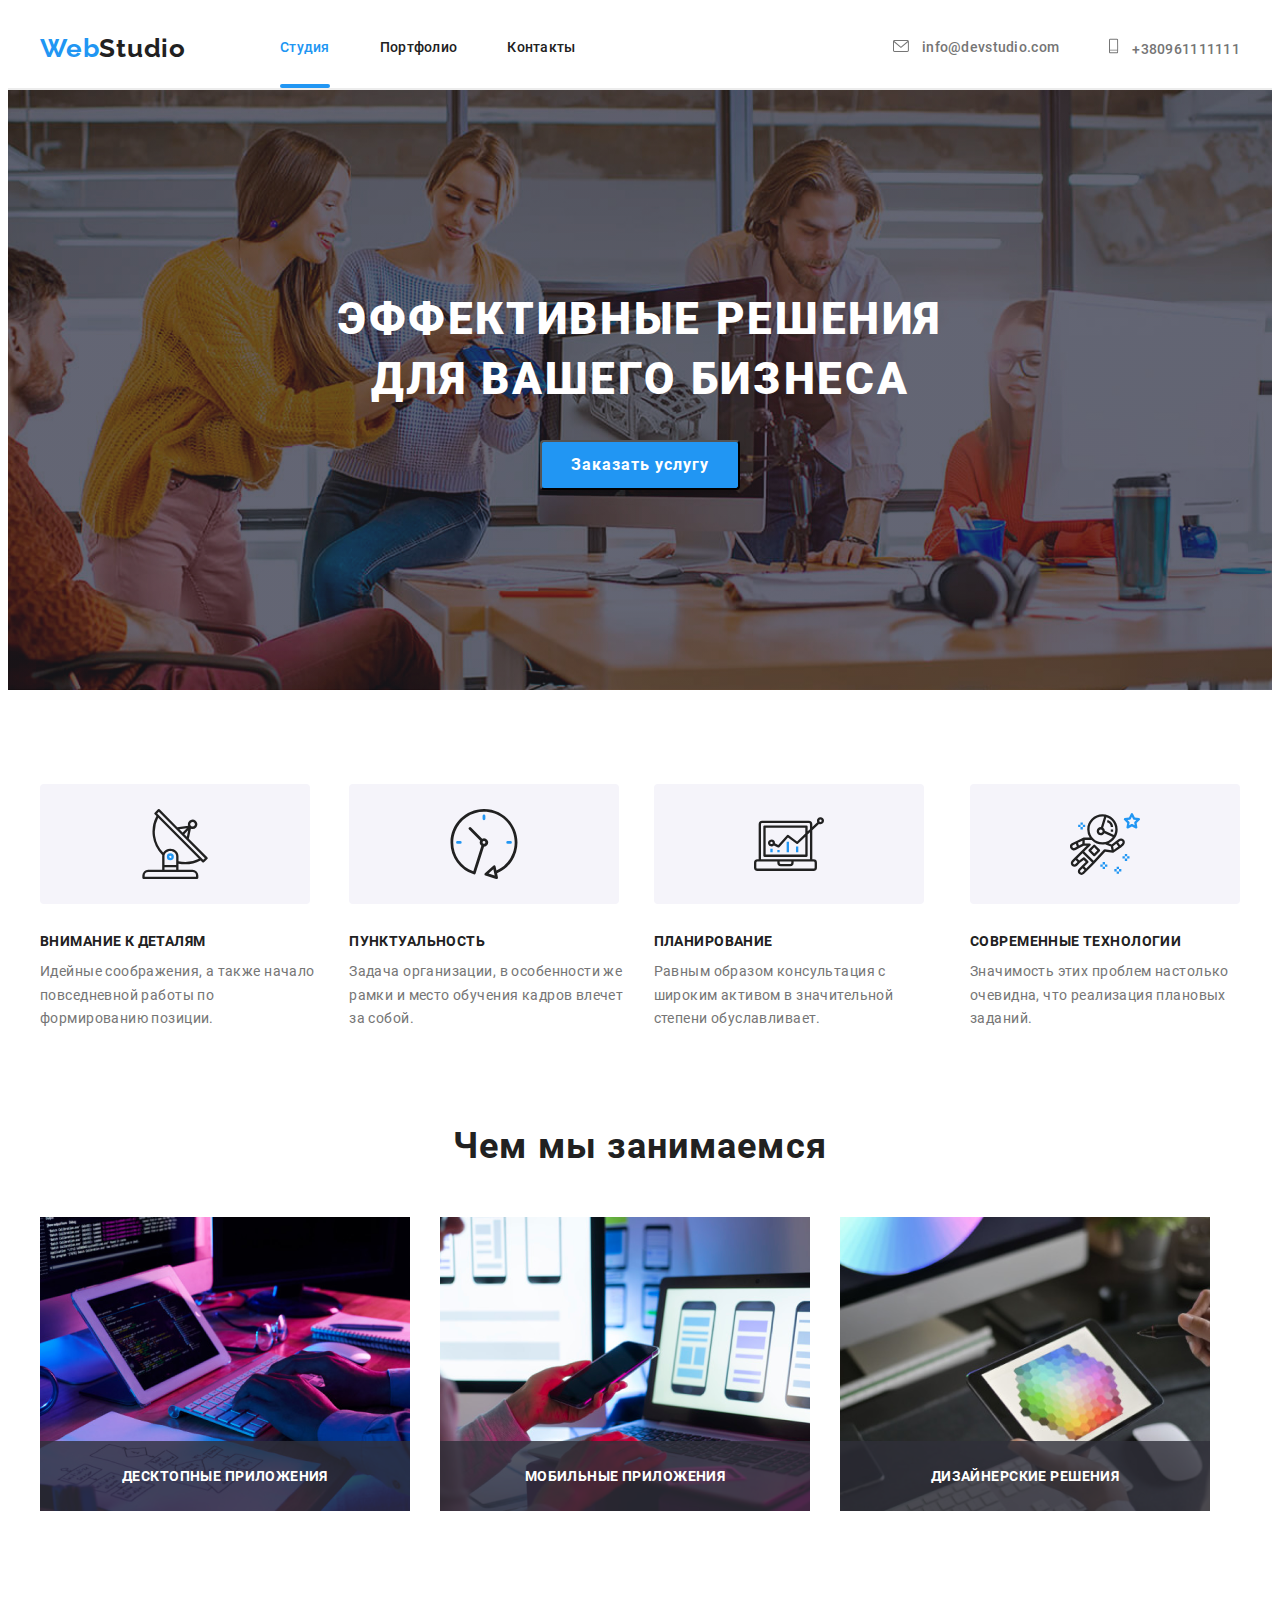
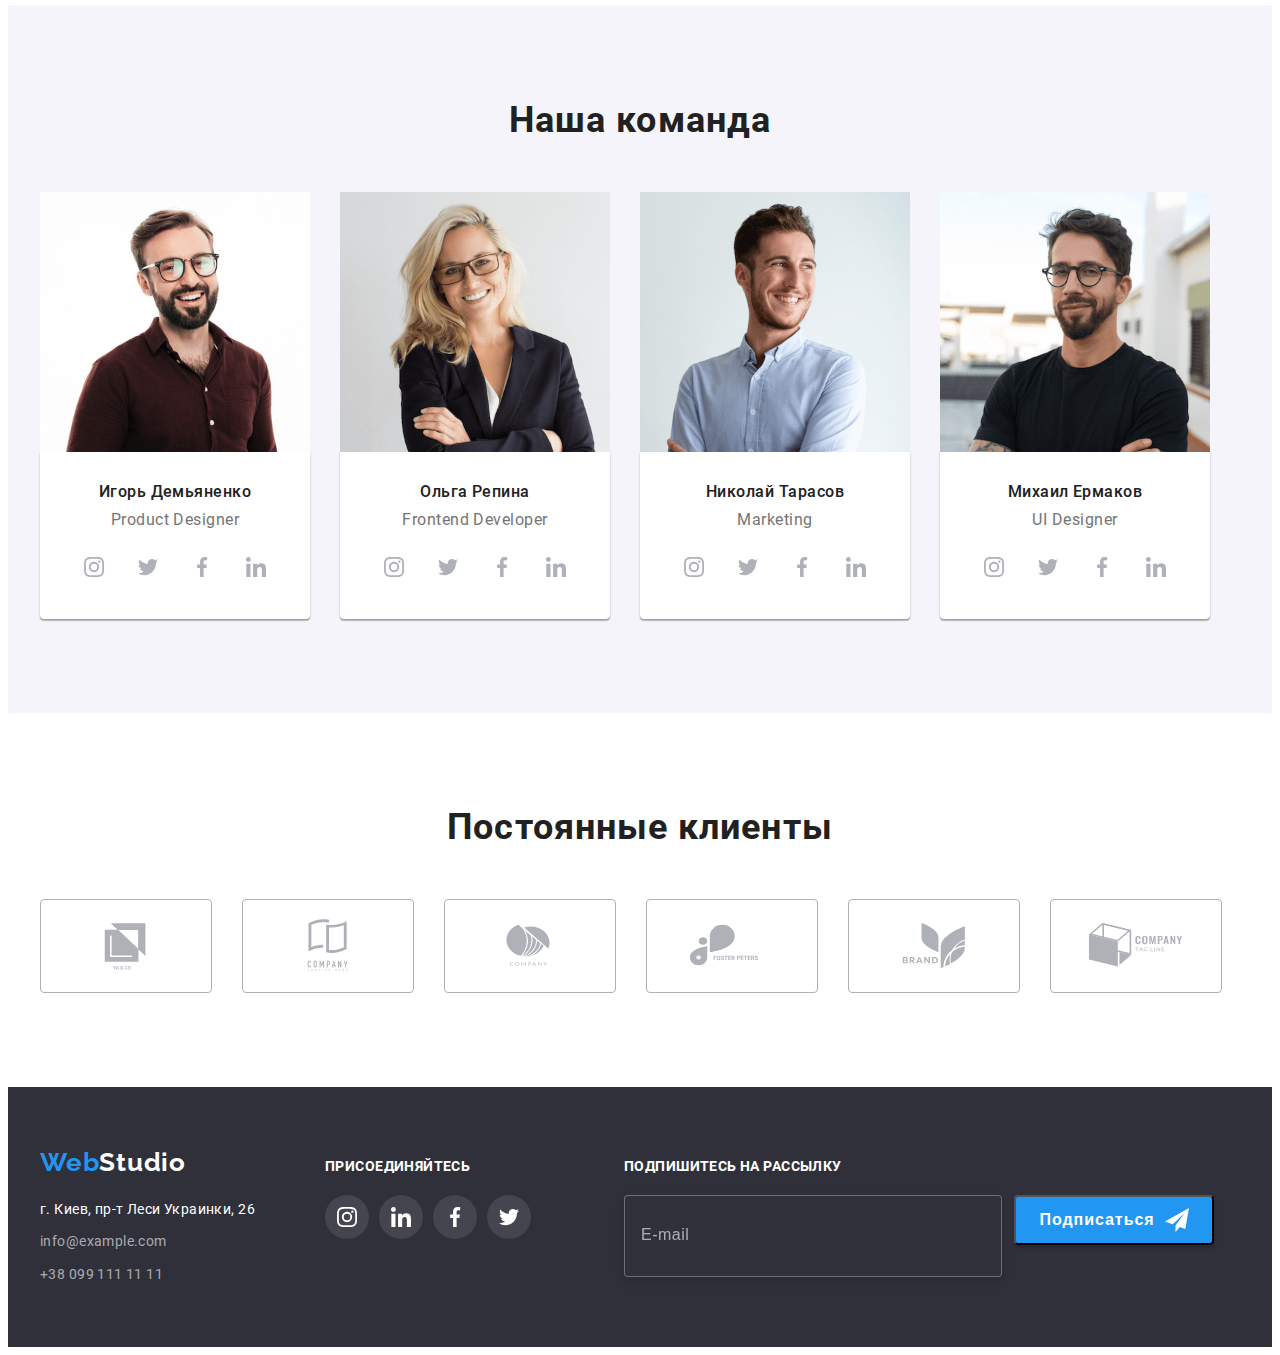
<file: index.html>
<!DOCTYPE html>
<html lang="ru">
  <head>
    <meta charset="UTF-8" />
    <meta http-equiv="X-UA-Compatible" content="IE=edge" />
    <meta name="viewport" content="width=device-width, initial-scale=1.0" />
    <title>Document</title>
    <link
      rel="stylesheet"
      href="https://cdnjs.cloudflare.com/ajax/libs/modern-normalize/1.1.0/modern-normalize.min.css"
      integrity="sha512-wpPYUAdjBVSE4KJnH1VR1HeZfpl1ub8YT/NKx4PuQ5NmX2tKuGu6U/JRp5y+Y8XG2tV+wKQpNHVUX03MfMFn9Q=="
      crossorigin="anonymous"
      referrerpolicy="no-referrer"
    />

    <link rel="stylesheet" href="./css/main.min.css" />
  </head>
  <body>
    <!-- Шапка сайтy -->

    <header class="header">
      <div class="container header__container">
        <nav class="nav">
          <a href="/" class="logo">
            <span class="logo__first-part">Web</span>Studio
          </a>
          <ul class="menu">
            <li class="menu__item">
              <a class="menu__link menu__link--current" href="./index.html"
                >Студия</a
              >
            </li>
            <li class="menu__item">
              <a class="menu__link" href="./portfolio.html">Портфолио</a>
            </li>
            <li class="menu__item">
              <a class="menu__link" href="">Контакты</a>
            </li>
          </ul>
        </nav>
        <ul class="auth">
          <li class="auth__item">
            <a class="auth__link" href="mailto:info@devstudio.com">
              <svg class="auth__email-icon" width="16" height="12">
                <use href="./images/icons/symbol-defs.svg#icon-email"></use>
              </svg>
              info@devstudio.com
            </a>
          </li>
          <li class="auth__item">
            <a class="auth__link" href="tel:+380961111111">
              <svg class="auth__phone-icon" width="10" height="16">
                <use href="./images/icons/symbol-defs.svg#icon-phone"></use>
              </svg>
              +380961111111
            </a>
          </li>
        </ul>
      </div>
    </header>
    <main>
      <!-- Герой-->

      <section class="hero">
        <div class="container">
          <h1 class="hero__title">Эффективные решения для вашего бизнеса</h1>
          <button class="btn hero__btn" type="button" data-modal-open>
            Заказать услугу
          </button>
        </div>
      </section>

      <!-- Особливості-->

      <section class="features">
        <div class="container">
          <h2 class="features__title text-hide">Особливості</h2>
          <ul class="features__list">
            <li class="features__item">
              <div class="features__box">
                <svg class="features__icon">
                  <use href="./images/icons/symbol-defs.svg#icon-antenna"></use>
                </svg>
              </div>
              <h3 class="features__title">Внимание к деталям</h3>
              <p class="features__about">
                Идейные соображения, а также начало повседневной работы по
                формированию позиции.
              </p>
            </li>
            <li class="features__item">
              <div class="features__box">
                <svg class="features__icon">
                  <use href="./images/icons/symbol-defs.svg#icon-clock"></use>
                </svg>
              </div>
              <h3 class="features__title">Пунктуальность</h3>
              <p class="features__about">
                Задача организации, в особенности же рамки и место обучения
                кадров влечет за собой.
              </p>
            </li>
            <li class="features__item">
              <div class="features__box">
                <svg class="features__icon">
                  <use href="./images/icons/symbol-defs.svg#icon-diagram"></use>
                </svg>
              </div>
              <h3 class="features__title">Планирование</h3>
              <p class="features__about">
                Равным образом консультация с широким активом в значительной
                степени обуславливает.
              </p>
            </li>
            <li class="features__item">
              <div class="features__box">
                <svg class="features__icon">
                  <use
                    href="./images/icons/symbol-defs.svg#icon-astronaut"
                  ></use>
                </svg>
              </div>
              <h3 class="features__title">Современные технологии</h3>
              <p class="features__about">
                Значимость этих проблем настолько очевидна, что реализация
                плановых заданий.
              </p>
            </li>
          </ul>
        </div>
      </section>

      <!--Чим ми займаємось-->

      <section class="what-we-do">
        <div class="container">
          <h2 class="what-we-do__title">Чем мы занимаемся</h2>
          <ul class="what-we-do__list">
            <li class="what-we-do__item">
              <div class="what-we-do__wrapper">
                <img
                  class="what-we-do__img"
                  src="./images/box-1.jpg"
                  alt="desktop"
                  width="370"
                />
                <div class="what-we-do__box-title">
                  <h3 class="what-we-do__nested-title">
                    Десктопные приложения
                  </h3>
                </div>
              </div>
            </li>
            <li class="what-we-do__item">
              <div class="what-we-do__wrapper">
                <img
                  class="what-we-do__img"
                  src="./images/box-2.jpg"
                  alt="mobile"
                  width="370"
                />
                <div class="what-we-do__box-title">
                  <h3 class="what-we-do__nested-title">Мобильные приложения</h3>
                </div>
              </div>
            </li>
            <li class="what-we-do__item">
              <div class="what-we-do__wrapper">
                <img
                  class="what-we-do__img"
                  src="./images/box-3.jpg"
                  alt="tablet"
                  width="370"
                />
                <div class="what-we-do__box-title">
                  <h3 class="what-we-do__nested-title">Дизайнерские решения</h3>
                </div>
              </div>
            </li>
          </ul>
        </div>
      </section>

      <!--Наша команда-->

      <section class="team">
        <div class="container">
          <h2 class="team__title">Наша команда</h2>
          <ul class="team-list">
            <li class="team-item">
              <img
                class="team-item__photo"
                src="./images/team-card-1.jpg"
                alt="Игорь Демьяненко"
                width="270"
              />
              <div class="team-item__card">
                <h3 class="team-item__unit">Игорь Демьяненко</h3>
                <p class="team-item__profession">Product Designer</p>
                <ul class="social-networks">
                  <li class="social-networks__item">
                    <a href="" class="social-networks__link">
                      <svg class="social-networks__icon" width="20" height="20">
                        <use
                          href="./images/icons/symbol-defs.svg#icon-instagram-dark"
                        ></use>
                      </svg>
                    </a>
                  </li>
                  <li class="social-networks__item">
                    <a href="" class="social-networks__link">
                      <svg class="social-networks__icon" width="20" height="20">
                        <use
                          href="./images/icons/symbol-defs.svg#icon-twitter-dark"
                        ></use>
                      </svg>
                    </a>
                  </li>
                  <li class="social-networks__item">
                    <a href="" class="social-networks__link">
                      <svg class="social-networks__icon" width="20" height="20">
                        <use
                          href="./images/icons/symbol-defs.svg#icon-facebook-dark"
                        ></use>
                      </svg>
                    </a>
                  </li>
                  <li class="social-networks__item">
                    <a href="" class="social-networks__link">
                      <svg class="social-networks__icon" width="20" height="20">
                        <use
                          href="./images/icons/symbol-defs.svg#icon-linkedin-dark"
                        ></use>
                      </svg>
                    </a>
                  </li>
                </ul>
              </div>
            </li>
            <li class="team-item">
              <img
                class="team-item__photo"
                src="./images/team-card-2.jpg"
                alt="Ольга Репина"
                width="270"
              />
              <div class="team-item__card">
                <h3 class="team-item__unit">Ольга Репина</h3>
                <p class="team-item__profession">Frontend Developer</p>
                <ul class="social-networks">
                  <li class="social-networks__item">
                    <a href="" class="social-networks__link">
                      <svg class="social-networks__icon" width="20" height="20">
                        <use
                          href="./images/icons/symbol-defs.svg#icon-instagram-dark"
                        ></use>
                      </svg>
                    </a>
                  </li>
                  <li class="social-networks__item">
                    <a href="" class="social-networks__link">
                      <svg class="social-networks__icon" width="20" height="20">
                        <use
                          href="./images/icons/symbol-defs.svg#icon-twitter-dark"
                        ></use>
                      </svg>
                    </a>
                  </li>
                  <li class="social-networks__item">
                    <a href="" class="social-networks__link">
                      <svg class="social-networks__icon" width="20" height="20">
                        <use
                          href="./images/icons/symbol-defs.svg#icon-facebook-dark"
                        ></use>
                      </svg>
                    </a>
                  </li>
                  <li class="social-networks__item">
                    <a href="" class="social-networks__link">
                      <svg class="social-networks__icon" width="20" height="20">
                        <use
                          href="./images/icons/symbol-defs.svg#icon-linkedin-dark"
                        ></use>
                      </svg>
                    </a>
                  </li>
                </ul>
              </div>
            </li>
            <li class="team-item">
              <img
                class="team-item__photo"
                src="./images/team-card-3.jpg"
                alt="Николай Тарасов"
                width="270"
              />
              <div class="team-item__card">
                <h3 class="team-item__unit">Николай Тарасов</h3>
                <p class="team-item__profession">Marketing</p>
                <ul class="social-networks">
                  <li class="social-networks__item">
                    <a href="" class="social-networks__link">
                      <svg class="social-networks__icon" width="20" height="20">
                        <use
                          href="./images/icons/symbol-defs.svg#icon-instagram-dark"
                        ></use>
                      </svg>
                    </a>
                  </li>
                  <li class="social-networks__item">
                    <a href="" class="social-networks__link">
                      <svg class="social-networks__icon" width="20" height="20">
                        <use
                          href="./images/icons/symbol-defs.svg#icon-twitter-dark"
                        ></use>
                      </svg>
                    </a>
                  </li>
                  <li class="social-networks__item">
                    <a href="" class="social-networks__link">
                      <svg class="social-networks__icon" width="20" height="20">
                        <use
                          href="./images/icons/symbol-defs.svg#icon-facebook-dark"
                        ></use>
                      </svg>
                    </a>
                  </li>
                  <li class="social-networks__item">
                    <a href="" class="social-networks__link">
                      <svg class="social-networks__icon" width="20" height="20">
                        <use
                          href="./images/icons/symbol-defs.svg#icon-linkedin-dark"
                        ></use>
                      </svg>
                    </a>
                  </li>
                </ul>
              </div>
            </li>
            <li class="team-item">
              <img
                class="team-item__photo"
                src="./images/team-card-4.jpg"
                alt="Михаил Ермаков"
                width="270"
              />
              <div class="team-item__card">
                <h3 class="team-item__unit">Михаил Ермаков</h3>
                <p class="team-item__profession">UI Designer</p>
                <ul class="social-networks">
                  <li class="social-networks__item">
                    <a href="" class="social-networks__link">
                      <svg class="social-networks__icon" width="20" height="20">
                        <use
                          href="./images/icons/symbol-defs.svg#icon-instagram-dark"
                        ></use>
                      </svg>
                    </a>
                  </li>
                  <li class="social-networks__item">
                    <a href="" class="social-networks__link">
                      <svg class="social-networks__icon" width="20" height="20">
                        <use
                          href="./images/icons/symbol-defs.svg#icon-twitter-dark"
                        ></use>
                      </svg>
                    </a>
                  </li>
                  <li class="social-networks__item">
                    <a href="" class="social-networks__link">
                      <svg class="social-networks__icon" width="20" height="20">
                        <use
                          href="./images/icons/symbol-defs.svg#icon-facebook-dark"
                        ></use>
                      </svg>
                    </a>
                  </li>
                  <li class="social-networks__item">
                    <a href="" class="social-networks__link">
                      <svg class="social-networks__icon" width="20" height="20">
                        <use
                          href="./images/icons/symbol-defs.svg#icon-linkedin-dark"
                        ></use>
                      </svg>
                    </a>
                  </li>
                </ul>
              </div>
            </li>
          </ul>
        </div>
      </section>

      <!--Our clients-->
      <section class="clients">
        <div class="container">
          <h2 class="clients__title">Постоянные клиенты</h2>
          <ul class="clients__list">
            <li class="client__item">
              <a href="" class="client__link">
                <svg class="client__icon">
                  <use
                    href="./images/icons/symbol-defs.svg#icon-client-one"
                  ></use>
                </svg>
              </a>
            </li>
            <li class="client__item">
              <a href="" class="client__link">
                <svg class="client__icon">
                  <use
                    href="./images/icons/symbol-defs.svg#icon-client-two"
                  ></use>
                </svg>
              </a>
            </li>
            <li class="client__item">
              <a href="" class="client__link">
                <svg class="client__icon">
                  <use
                    href="./images/icons/symbol-defs.svg#icon-client-three"
                  ></use>
                </svg>
              </a>
            </li>
            <li class="client__item">
              <a href="" class="client__link">
                <svg class="client__icon">
                  <use
                    href="./images/icons/symbol-defs.svg#icon-client-four"
                  ></use>
                </svg>
              </a>
            </li>
            <li class="client__item">
              <a href="" class="client__link">
                <svg class="client__icon">
                  <use
                    href="./images/icons/symbol-defs.svg#icon-client-five"
                  ></use>
                </svg>
              </a>
            </li>
            <li class="client__item">
              <a href="" class="client__link">
                <svg class="client__icon">
                  <use
                    href="./images/icons/symbol-defs.svg#icon-client-six"
                  ></use>
                </svg>
              </a>
            </li>
          </ul>
        </div>
      </section>

      <!-- Footer -->
    </main>
    <footer class="footer">
      <div class="container">
        <div class="footer__contacts">
          <a href="/" class="logo footer--logo">
            <span class="logo__first-part">Web</span>Studio
          </a>
          <address>
            <ul>
              <li class="footer__item">
                <a class="footer__address" href="#">
                  г. Киев, пр-т Леси Украинки, 26
                </a>
              </li>
              <li class="footer__item">
                <a class="footer__email" href="mailto:info@example.com">
                  info@example.com
                </a>
              </li>
              <li class="footer__item">
                <a class="footer__phon" href="tel:+380991111111">
                  +38 099 111 11 11
                </a>
              </li>
            </ul>
          </address>
        </div>
        <div class="join-us">
          <h2 class="join-us__title">присоединяйтесь</h2>
          <ul class="join-us__list">
            <li class="join-us__item">
              <a href="" class="join-us__link">
                <svg class="join-us__icon" width="20" height="20">
                  <use
                    href="./images/icons/symbol-defs.svg#icon-instagram-light"
                  ></use>
                </svg>
              </a>
            </li>
            <li class="join-us__item">
              <a href="" class="join-us__link">
                <svg class="join-us__icon" width="20" height="20">
                  <use
                    href="./images/icons/symbol-defs.svg#icon-linkedin-light"
                  ></use>
                </svg>
              </a>
            </li>
            <li class="join-us__item">
              <a href="" class="join-us__link">
                <svg class="join-us__icon" width="20" height="20">
                  <use
                    href="./images/icons/symbol-defs.svg#icon-facebook-light"
                  ></use>
                </svg>
              </a>
            </li>
            <li class="join-us__item">
              <a href="" class="join-us__link">
                <svg class="join-us__icon" width="20" height="20">
                  <use
                    href="./images/icons/symbol-defs.svg#icon-twitter-light"
                  ></use>
                </svg>
              </a>
            </li>
          </ul>
        </div>
        <div class="mailling">
          <h2 class="mailling__title">Подпишитесь на рассылку</h2>
          <form class="mailling__form">
            <label class="label-mailling">
              <input
                class="mailling__input"
                type="email"
                name="mailling"
                placeholder="E-mail"
              />
            </label>
            <button class="btn mailling__button" type="submit">
              Подписаться
              <svg class="mailling__icon-send" width="24" height="24">
                <use href="./images/icons/symbol-defs.svg#icon-send"></use>
              </svg>
            </button>
          </form>
        </div>
      </div>
    </footer>
    <!-- Backdrop/Modal windows -->

    <div class="backdrop is-hidden" data-modal>
      <div class="modal">
        <button class="modal__close-button" data-modal-close>
          <svg class="modal__close-icon" width="30" height="30">
            <use href="./images/icons/symbol-defs.svg#icon-close-1"></use>
          </svg>
        </button>

        <p class="modal__title">Оставьте свои данные, мы вам перезвоним</p>

        <form class="modal__form">
          <div class="modal__wrapper">
            <label class="modal__label" for="user_name">Имя</label>

            <input
              class="modal__input"
              type="text"
              name="person"
              id="user_name"
            />
            <svg class="modal__icon" width="18" height="18">
              <use href="./images/icons/icons.svg#icon-person"></use>
            </svg>
          </div>

          <div class="modal__wrapper">
            <label class="modal__label" for="tel">Телефон</label>

            <input class="modal__input" type="tel" name="person-tel" id="tel" />
            <svg class="modal__icon" width="18" height="18">
              <use href="./images/icons/icons.svg#icon-phone"></use>
            </svg>
          </div>

          <div class="modal__wrapper">
            <label class="modal__label" for="email">Почта</label>

            <input
              class="modal__input"
              type="email"
              name="person-email"
              id="email"
            />
            <svg class="modal__icon" width="18" height="18">
              <use href="./images/icons/icons.svg#icon-email"></use>
            </svg>
          </div>
          <div class="modal__wrapper txtarea">
            <label class="modal__label" for="comment">Комментарий</label>
            <textarea
              name="comment"
              rows="5"
              placeholder="Введите текст"
              id="comment"
            >
            </textarea>
          </div>
          <label class="modal__label checkbox" for="checkbox">
            <input
              class="modal__checkbox"
              type="checkbox"
              name="accept"
              value="accept"
              id="checkbox"
            />
            <svg class="modal__icon-check" width="16" height="15">
              <use href="./images/icons/icons.svg#icon-check"></use>
            </svg>

            Соглашаюсь с рассылкой и принимаю &nbsp;
            <a href="#">Условия договора</a>
          </label>
          <button class="btn modal-button" type="submit">Отправить</button>
        </form>
      </div>
    </div>
    <script src="./js/modal.js"></script>
  </body>
</html>
</file>
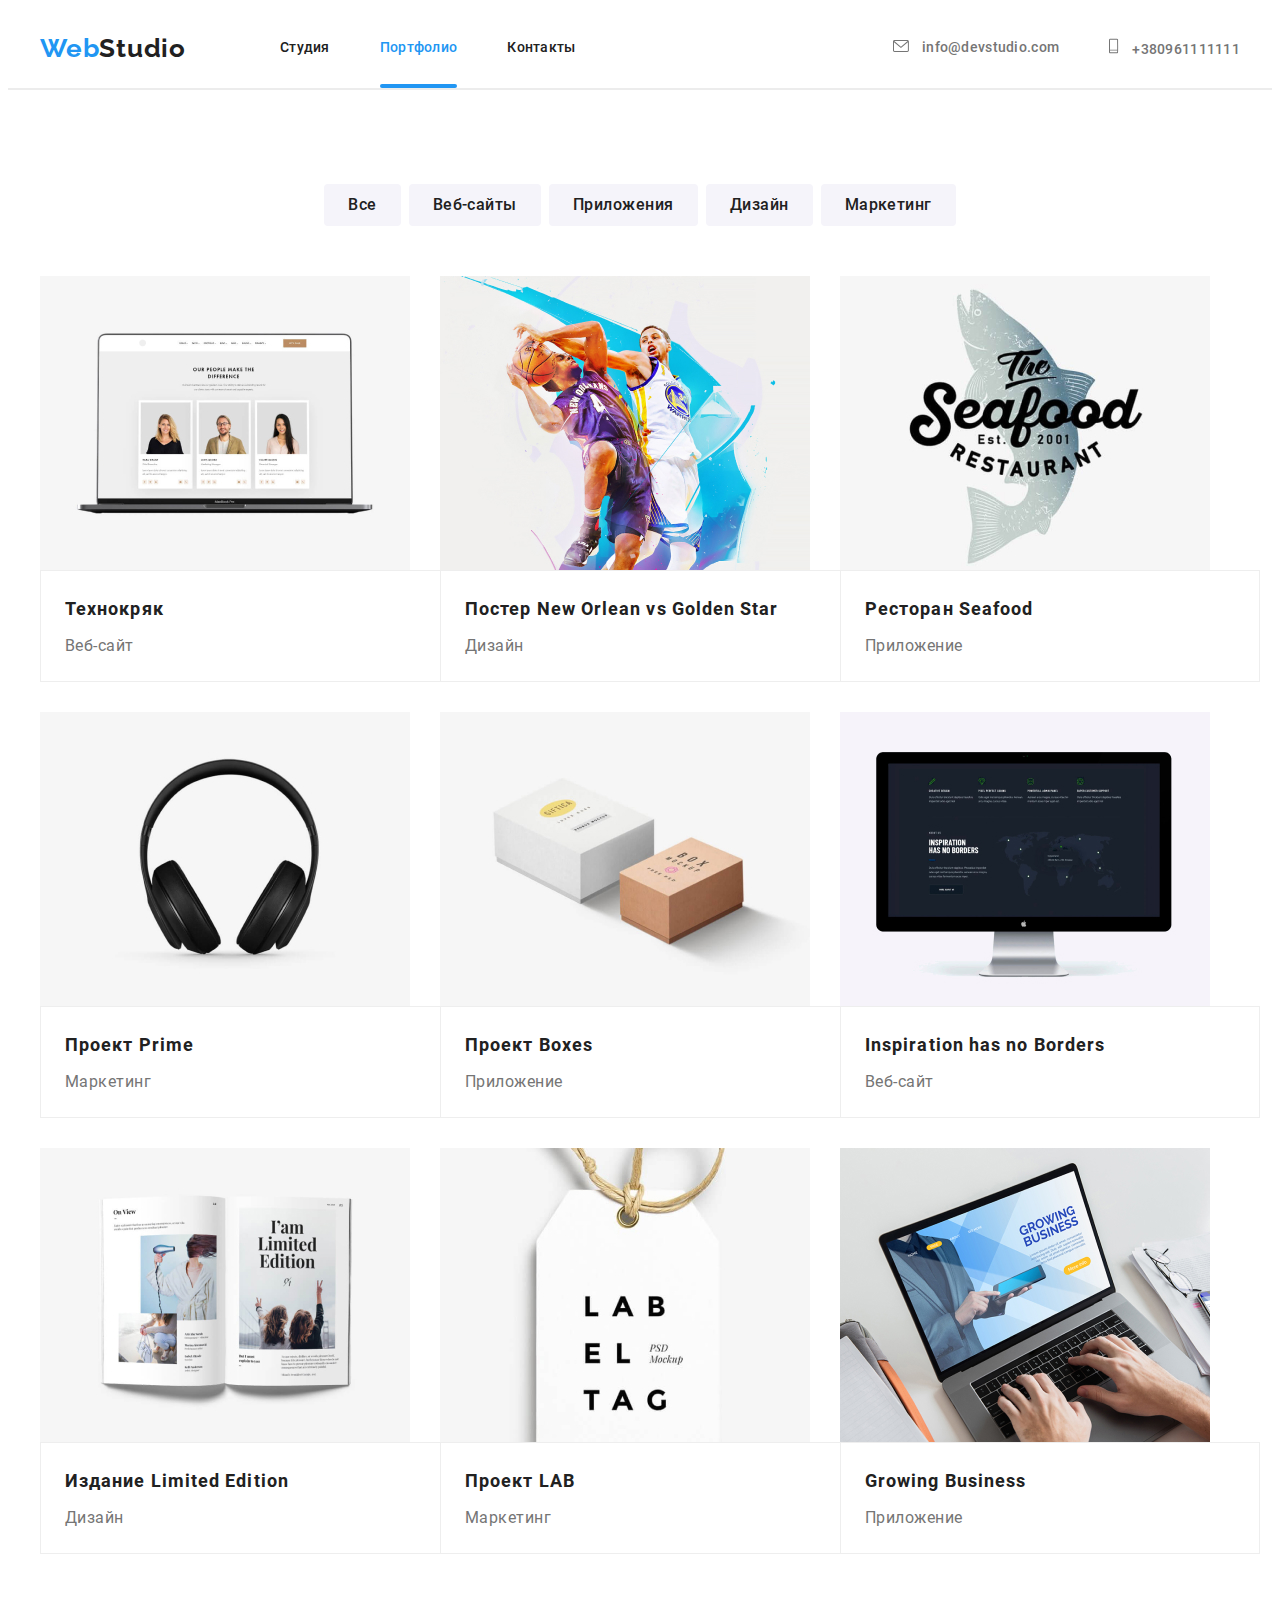
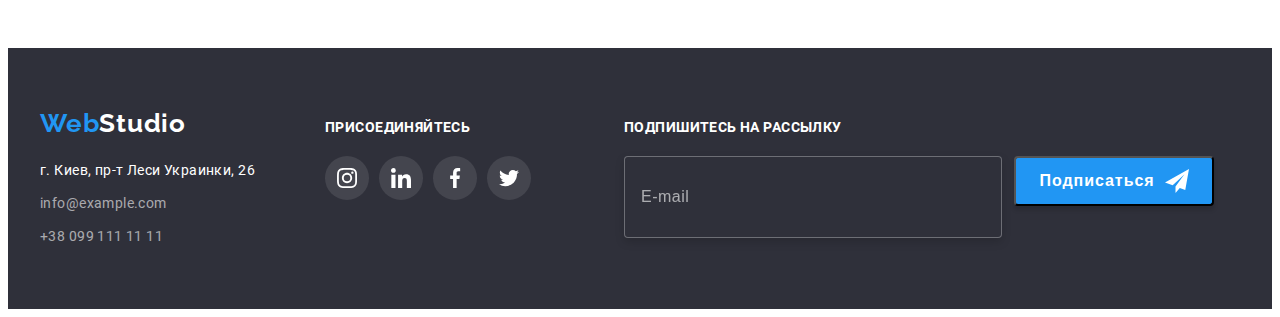
<file: portfolio.html>
<!DOCTYPE html>
<html lang="ru">
  <head>
    <meta charset="UTF-8" />
    <meta http-equiv="X-UA-Compatible" content="IE=edge" />
    <meta name="viewport" content="width=device-width, initial-scale=1.0" />
    <title>Document</title>
    <link
      rel="stylesheet"
      href="https://cdnjs.cloudflare.com/ajax/libs/modern-normalize/1.1.0/modern-normalize.min.css"
      integrity="sha512-wpPYUAdjBVSE4KJnH1VR1HeZfpl1ub8YT/NKx4PuQ5NmX2tKuGu6U/JRp5y+Y8XG2tV+wKQpNHVUX03MfMFn9Q=="
      crossorigin="anonymous"
      referrerpolicy="no-referrer"
    />
    <link rel="stylesheet" href="./css/main.min.css" />
  </head>
  <body>
    <!-- Шапка сайтy -->
    <header class="header">
      <div class="container header__container">
        <nav class="nav">
          <a href="/" class="logo">
            <span class="logo__first-part">Web</span>Studio
          </a>
          <ul class="menu">
            <li class="menu__item">
              <a class="menu__link" href="./index.html">Студия</a>
            </li>
            <li class="menu__item">
              <a class="menu__link menu__link--current" href="./portfolio.html"
                >Портфолио</a
              >
            </li>
            <li class="menu__item">
              <a class="menu__link" href="">Контакты</a>
            </li>
          </ul>
        </nav>
        <ul class="auth">
          <li class="auth__item">
            <a class="auth__link" href="mailto:info@devstudio.com">
              <svg class="auth__email-icon" width="16" height="12">
                <use href="./images/icons/symbol-defs.svg#icon-email"></use>
              </svg>
              info@devstudio.com
            </a>
          </li>
          <li class="auth__item">
            <a class="auth__link" href="tel:+380961111111">
              <svg class="auth__phone-icon" width="10" height="16">
                <use href="./images/icons/symbol-defs.svg#icon-phone"></use>
              </svg>
              +380961111111
            </a>
          </li>
        </ul>
      </div>
    </header>

    <!-- Меню -->

    <main>
      <section class="portfolio">
        <div class="container">
          <ul class="portfolio__menu">
            <li class="portfolio__item">
              <button class="portfolio__button" type="button">Все</button>
            </li>
            <li class="portfolio__item">
              <button class="portfolio__button" type="button">Веб-сайты</button>
            </li>
            <li class="portfolio__item">
              <button class="portfolio__button" type="button">
                Приложения
              </button>
            </li>
            <li class="portfolio__item">
              <button class="portfolio__button" type="button">Дизайн</button>
            </li>
            <li class="portfolio__item">
              <button class="portfolio__button" type="button">Маркетинг</button>
            </li>
          </ul>

          <!--  PROJECTS LIST PORTFOLIO PAGE  -->

          <h1 class="text-hide">Портфоліо</h1>

          <ul class="made-projects-list">
            <li class="made-projects-list__item">
              <a href="#" class="made-projects-list__link">
                <div class="made-projects-list__image-wrapper">
                  <img
                    src="./images/portfolio/portfolio1.jpg"
                    alt="Технокряк"
                    width="370"
                  />
                  <div class="made-projects-list__overlay">
                    <p class="made-projects-list__text-about">
                      Ресурс предлагает комплексные предложения с разным уровнем
                      функционала и сервисов. Все это позволит посетителю
                      получить исчерпывающие сведения о компании или частном
                      лице.
                    </p>
                  </div>
                </div>
                <div class="made-projects-list__section">
                  <h2 class="made-projects-list__title">Технокряк</h2>
                  <p class="made-projects-list__type-item">Веб-сайт</p>
                </div>
              </a>
            </li>
            <li class="made-projects-list__item">
              <a href="#" class="made-projects-list__link">
                <div class="made-projects-list__image-wrapper">
                  <img
                    src="./images/portfolio/portfolio2.jpg"
                    alt="Постер New Orlean vs Golden Star"
                    width="370"
                  />
                  <div class="made-projects-list__overlay">
                    <p class="made-projects-list__text-about">
                      Ресурс предлагает комплексные предложения с разным уровнем
                      функционала и сервисов. Все это позволит посетителю
                      получить исчерпывающие сведения о компании или частном
                      лице.
                    </p>
                  </div>
                </div>
                <div class="made-projects-list__section">
                  <h2 class="made-projects-list__title">
                    Постер New Orlean vs Golden Star
                  </h2>
                  <p class="made-projects-list__type-item">Дизайн</p>
                </div>
              </a>
            </li>
            <li class="made-projects-list__item">
              <a href="#" class="made-projects-list__link">
                <div class="made-projects-list__image-wrapper">
                  <img
                    src="./images/portfolio/portfolio3.jpg"
                    alt="Ресторан Seafood"
                    width="370"
                  />
                  <div class="made-projects-list__overlay">
                    <p class="made-projects-list__text-about">
                      Ресурс предлагает комплексные предложения с разным уровнем
                      функционала и сервисов. Все это позволит посетителю
                      получить исчерпывающие сведения о компании или частном
                      лице.
                    </p>
                  </div>
                </div>
                <div class="made-projects-list__section">
                  <h2 class="made-projects-list__title">Ресторан Seafood</h2>
                  <p class="made-projects-list__type-item">Приложение</p>
                </div>
              </a>
            </li>
            <li class="made-projects-list__item">
              <a href="#" class="made-projects-list__link">
                <div class="made-projects-list__image-wrapper">
                  <img
                    src="./images/portfolio/portfolio4.jpg"
                    alt="Проект Prime"
                    width="370"
                  />
                  <div class="made-projects-list__overlay">
                    <p class="made-projects-list__text-about">
                      Ресурс предлагает комплексные предложения с разным уровнем
                      функционала и сервисов. Все это позволит посетителю
                      получить исчерпывающие сведения о компании или частном
                      лице.
                    </p>
                  </div>
                </div>
                <div class="made-projects-list__section">
                  <h2 class="made-projects-list__title">Проект Prime</h2>
                  <p class="made-projects-list__type-item">Маркетинг</p>
                </div>
              </a>
            </li>
            <li class="made-projects-list__item">
              <a href="#" class="made-projects-list__link">
                <div class="made-projects-list__image-wrapper">
                  <img
                    src="./images/portfolio/portfolio5.jpg"
                    alt="Проект Boxes"
                    width="370"
                  />
                  <div class="made-projects-list__overlay">
                    <p class="made-projects-list__text-about">
                      Ресурс предлагает комплексные предложения с разным уровнем
                      функционала и сервисов. Все это позволит посетителю
                      получить исчерпывающие сведения о компании или частном
                      лице.
                    </p>
                  </div>
                </div>
                <div class="made-projects-list__section">
                  <h2 class="made-projects-list__title">Проект Boxes</h2>
                  <p class="made-projects-list__type-item">Приложение</p>
                </div>
              </a>
            </li>
            <li class="made-projects-list__item">
              <a href="#" class="made-projects-list__link">
                <div class="made-projects-list__image-wrapper">
                  <img
                    src="./images/portfolio/portfolio6.jpg"
                    alt="Inspiration has no Borders"
                    width="370"
                  />
                  <div class="made-projects-list__overlay">
                    <p class="made-projects-list__text-about">
                      Ресурс предлагает комплексные предложения с разным уровнем
                      функционала и сервисов. Все это позволит посетителю
                      получить исчерпывающие сведения о компании или частном
                      лице.
                    </p>
                  </div>
                </div>
                <div class="made-projects-list__section">
                  <h2 class="made-projects-list__title">
                    Inspiration has no Borders
                  </h2>
                  <p class="made-projects-list__type-item">Веб-сайт</p>
                </div>
              </a>
            </li>
            <li class="made-projects-list__item">
              <a href="#" class="made-projects-list__link">
                <div class="made-projects-list__image-wrapper">
                  <img
                    src="./images/portfolio/portfolio7.jpg"
                    alt="Издание Limited Edition"
                    width="370"
                  />
                  <div class="made-projects-list__overlay">
                    <p class="made-projects-list__text-about">
                      Ресурс предлагает комплексные предложения с разным уровнем
                      функционала и сервисов. Все это позволит посетителю
                      получить исчерпывающие сведения о компании или частном
                      лице.
                    </p>
                  </div>
                </div>
                <div class="made-projects-list__section">
                  <h2 class="made-projects-list__title">
                    Издание Limited Edition
                  </h2>
                  <p class="made-projects-list__type-item">Дизайн</p>
                </div>
              </a>
            </li>
            <li class="made-projects-list__item">
              <a href="#" class="made-projects-list__link">
                <div class="made-projects-list__image-wrapper">
                  <img
                    src="./images/portfolio/portfolio8.jpg"
                    alt="Проект LAB"
                    width="370"
                  />
                  <div class="made-projects-list__overlay">
                    <p class="made-projects-list__text-about">
                      Ресурс предлагает комплексные предложения с разным уровнем
                      функционала и сервисов. Все это позволит посетителю
                      получить исчерпывающие сведения о компании или частном
                      лице.
                    </p>
                  </div>
                </div>
                <div class="made-projects-list__section">
                  <h2 class="made-projects-list__title">Проект LAB</h2>
                  <p class="made-projects-list__type-item">Маркетинг</p>
                </div>
              </a>
            </li>
            <li class="made-projects-list__item">
              <a href="#" class="made-projects-list__link">
                <div class="made-projects-list__image-wrapper">
                  <img
                    src="./images/portfolio/portfolio9.jpg"
                    alt="Growing Business"
                    width="370"
                  />
                  <div class="made-projects-list__overlay">
                    <p class="made-projects-list__text-about">
                      Ресурс предлагает комплексные предложения с разным уровнем
                      функционала и сервисов. Все это позволит посетителю
                      получить исчерпывающие сведения о компании или частном
                      лице.
                    </p>
                  </div>
                </div>
                <div class="made-projects-list__section">
                  <h2 class="made-projects-list__title">Growing Business</h2>
                  <p class="made-projects-list__type-item">Приложение</p>
                </div>
              </a>
            </li>
          </ul>
        </div>
      </section>
    </main>

    <!-- Футер -->

    <footer class="footer">
      <div class="container">
        <div class="footer__contacts">
          <a href="/" class="logo footer--logo">
            <span class="logo__first-part">Web</span>Studio
          </a>
          <address>
            <ul>
              <li class="footer__item">
                <a class="footer__address" href="#">
                  г. Киев, пр-т Леси Украинки, 26
                </a>
              </li>
              <li class="footer__item">
                <a class="footer__email" href="mailto:info@example.com">
                  info@example.com
                </a>
              </li>
              <li class="footer__item">
                <a class="footer__phon" href="tel:+380991111111">
                  +38 099 111 11 11
                </a>
              </li>
            </ul>
          </address>
        </div>
        <div class="join-us">
          <h2 class="join-us__title">присоединяйтесь</h2>
          <ul class="join-us__list">
            <li class="join-us__item">
              <a href="" class="join-us__link">
                <svg class="join-us__icon" width="20" height="20">
                  <use
                    href="./images/icons/symbol-defs.svg#icon-instagram-light"
                  ></use>
                </svg>
              </a>
            </li>
            <li class="join-us__item">
              <a href="" class="join-us__link">
                <svg class="join-us__icon" width="20" height="20">
                  <use
                    href="./images/icons/symbol-defs.svg#icon-linkedin-light"
                  ></use>
                </svg>
              </a>
            </li>
            <li class="join-us__item">
              <a href="" class="join-us__link">
                <svg class="join-us__icon" width="20" height="20">
                  <use
                    href="./images/icons/symbol-defs.svg#icon-facebook-light"
                  ></use>
                </svg>
              </a>
            </li>
            <li class="join-us__item">
              <a href="" class="join-us__link">
                <svg class="join-us__icon" width="20" height="20">
                  <use
                    href="./images/icons/symbol-defs.svg#icon-twitter-light"
                  ></use>
                </svg>
              </a>
            </li>
          </ul>
        </div>
        <div class="mailling">
          <h2 class="mailling__title">Подпишитесь на рассылку</h2>
          <form class="mailling__form">
            <label class="label-mailling">
              <input
                class="mailling__input"
                type="email"
                name="mailling"
                placeholder="E-mail"
              />
            </label>
            <button class="btn mailling__button" type="submit">
              Подписаться
              <svg class="mailling__icon-send" width="24" height="24">
                <use href="./images/icons/symbol-defs.svg#icon-send"></use>
              </svg>
            </button>
          </form>
        </div>
      </div>
    </footer>
  </body>
</html>
</file>
<file: css/main.min.css>
p,h1,h2,h3,h4,h5,h6{margin:0}ul{list-style:none;margin:0;padding-left:0}:root{--body-light-color: #e5e5e5;--body-dark-color: #2f303a;--accent-color: #2196f3;--title-text-color: #212121;--common-text-color: #757575;--typical-padding: 94px;--typical-margin: 30px}@font-face{font-family:'Roboto';font-style:normal;font-weight:400;src:local(""),url("../fonts/roboto-v30-latin_cyrillic-regular.woff2") format("woff2"),url("../fonts/roboto-v30-latin_cyrillic-regular.woff") format("woff")}@font-face{font-family:'Roboto';font-style:normal;font-weight:500;src:local(""),url("../fonts/roboto-v30-latin_cyrillic-500.woff2") format("woff2"),url("../fonts/roboto-v30-latin_cyrillic-500.woff") format("woff")}@font-face{font-family:'Roboto';font-style:normal;font-weight:700;src:local(""),url("../fonts/roboto-v30-latin_cyrillic-700.woff2") format("woff2"),url("../fonts/roboto-v30-latin_cyrillic-700.woff") format("woff")}@font-face{font-family:'Roboto';font-style:normal;font-weight:900;src:local(""),url("../fonts/roboto-v30-latin_cyrillic-900.woff2") format("woff2"),url("../fonts/roboto-v30-latin_cyrillic-900.woff") format("woff")}@font-face{font-family:'Raleway';font-style:normal;font-weight:400;src:local(""),url("../fonts/raleway-v27-latin_cyrillic-regular.woff2") format("woff2"),url("../fonts/raleway-v27-latin_cyrillic-regular.woff") format("woff")}@font-face{font-family:'Raleway';font-style:normal;font-weight:700;src:local(""),url("../fonts/raleway-v27-latin_cyrillic-700.woff2") format("woff2"),url("../fonts/raleway-v27-latin_cyrillic-700.woff") format("woff")}img{display:block;max-width:100%;height:auto}body{background-color:#fff;color:var(--common-text-color);font-family:'Roboto', sans-serif;text-decoration:none}.container{margin:0 auto;width:1200px;padding-left:15px;padding-right:15px}.logo{margin-right:var(--typical-padding);text-decoration:var(--accent-color);font-family:'Raleway', sans-serif;color:var(--title-text-color);font-style:normal;font-weight:700;font-size:26px;line-height:1.19;letter-spacing:.03em}.logo__first-part{color:var(--accent-color)}.btn{display:flex;justify-content:center;align-items:center;width:200px;height:50px;border-radius:4px;cursor:pointer;color:#fff;background-color:var(--accent-color);box-shadow:0px 4px 4px rgba(0,0,0,0.15)}.text-hide{position:absolute;width:1px;height:1px;margin:-1px;border:0;padding:0;white-space:nowrap;clip-path:inset(100%);clip:rect(0 0 0 0);overflow:hidden}.header{border-bottom:2px solid #ECECEC;background-color:#fff}.header__container,.menu,.nav,.auth,.menu__item{display:flex;align-items:center}.menu__item{position:relative;justify-content:flex-start;margin-right:50px}.menu__item:last-child{margin-right:0}.menu,.auth{font-weight:500;font-size:14px;line-height:1.14;letter-spacing:.02em}.auth{margin-left:auto}.auth__item{margin-right:50px}.auth__item:last-child{margin-right:0}.auth__link,.menu__link{padding-top:32px;padding-bottom:32px;transition-property:color;transition-duration:250ms;transition-timing-function:cubic-bezier(0.4, 0, 0.2, 1)}.auth__link:hover,.auth__link:focus,.menu__link:hover,.menu__link:focus{color:var(--accent-color)}.menu__link--current::after{content:"";position:absolute;left:0;bottom:0px;height:4px;width:100%;background-color:var(--accent-color);border-radius:2px}.auth__link{text-decoration:none;color:var(--common-text-color)}.auth__link:last-child{margin-right:0}.menu__link{text-decoration:var(--accent-color);color:var(--title-text-color)}.menu__link:last-child{margin-right:0}.menu__link.menu__link--current{color:var(--accent-color)}.auth__phone-icon,.auth__email-icon{fill:currentColor;margin-right:10px}.hero{padding-top:200px;padding-bottom:200px;background-image:linear-gradient(to right, rgba(47,48,58,0.4), rgba(47,48,58,0.4)),url("../images/img.jpg");background-size:cover;background-position:50% 50%;background-repeat:no-repeat}.hero__title{display:block;margin-right:auto;margin-left:auto;margin-bottom:var(--typical-margin);max-width:696px;text-decoration:var(--accent-color);color:#fff;text-transform:uppercase;text-align:center;font-weight:900;font-size:44px;line-height:1.36;letter-spacing:.06em}.hero__btn{padding:10px 32px;white-space:nowrap;margin-right:auto;margin-left:auto;font-family:inherit;text-align:center;font-weight:700;font-size:16px;line-height:1.88;letter-spacing:.06em;transition-property:background-color;transition-duration:250ms;transition-timing-function:cubic-bezier(0.4, 0, 0.2, 1)}.hero__btn:hover,.hero__btn:focus{background-color:#188CE8}.portfolio{padding-top:var(--typical-padding);padding-bottom:var(--typical-padding)}.portfolio__menu{display:flex;justify-content:center;margin-bottom:50px}.portfolio__item{margin-left:8px}.portfolio__item:first-child{margin-left:0}.portfolio__button{display:inline-block;padding:6px 22px 6px 22px;white-space:nowrap;border-radius:4px;border-color:transparent;vertical-align:text-top;font-family:inherit;color:var(--title-text-color);background:#F5F4FA;cursor:pointer;font-weight:500;font-size:16px;line-height:1.62;letter-spacing:.03em;transition-property:color;transition-duration:250ms;transition-timing-function:cubic-bezier(0.4, 0, 0.2, 1);transition-property:background;transition-duration:250ms;transition-timing-function:cubic-bezier(0.4, 0, 0.2, 1);transition-property:box-shadow;transition-duration:250ms;transition-timing-function:cubic-bezier(0.4, 0, 0.2, 1)}.portfolio__button:focus,.portfolio__button:hover{background:var(--accent-color);color:#fff;box-shadow:0px 3px 1px rgba(0,0,0,0.1),0px 1px 2px rgba(0,0,0,0.08),0px 2px 2px rgba(0,0,0,0.12)}.made-projects-list{display:flex;flex-wrap:wrap;margin-left:auto;margin-right:auto}.made-projects-list__item{width:370px;margin-right:var(--typical-margin);margin-bottom:var(--typical-margin)}.made-projects-list__item:nth-child(3n){margin-right:0}.made-projects-list__item:nth-last-child(-n+3){margin-bottom:0}.made-projects-list__link{position:relative;text-decoration:none;display:block;transition-property:box-shadow;transition-duration:250ms;transition-timing-function:cubic-bezier(0.4, 0, 0.2, 1)}.made-projects-list__link:hover{box-shadow:0px 1px 1px rgba(0,0,0,0.12),0px 4px 4px rgba(0,0,0,0.06),1px 4px 6px rgba(0,0,0,0.16)}.made-projects-list__link:hover .made-projects-list__overlay{transform:translateY(0);opacity:1}.made-projects-list__section{width:100%;bottom:0;left:0;padding-top:20px;padding-bottom:20px;padding-left:24px;padding-right:24px;background:#FFF;border-top:none;border:1px solid #EEE}.made-projects-list__title{color:var(--title-text-color);margin-bottom:4px;font-weight:700;font-size:18px;line-height:2;letter-spacing:.06em}.made-projects-list__type-item{color:var(--common-text-color);font-size:16px;line-height:1.88;letter-spacing:.03em}.portfolio-list-title,.made-projects-list__type-item{transition-property:color;transition-duration:250ms;transition-timing-function:cubic-bezier(0.4, 0, 0.2, 1)}.portfolio-list-title:hover,.portfolio-list-title:focus,.made-projects-list__type-item:hover,.made-projects-list__type-item:focus{color:var(--accent-color)}.made-projects-list__image-wrapper{position:relative;overflow:hidden}.made-projects-list__overlay{position:absolute;display:flex;padding:63px 24px;width:100%;height:100%;background:rgba(33,150,243,0.9);bottom:0;left:0;opacity:0;transform:translateY(100%);transition-property:opacity;transition-duration:250ms;transition-timing-function:cubic-bezier(0.4, 0, 0.2, 1);transition-property:transform;transition-duration:250ms;transition-timing-function:cubic-bezier(0.4, 0, 0.2, 1)}.made-projects-list__text-about{color:#fff;font-size:18px;line-height:1.56;letter-spacing:.03em}.features{padding-top:var(--typical-padding);padding-bottom:0}.features__about{color:var(--common-text-color);font-weight:normal;font-size:14px;line-height:1.71;letter-spacing:.03em}.features__list{display:flex}.features__box{display:flex;width:270px;height:120px;margin-bottom:30px;justify-content:center;align-items:center;border-radius:4px;background:#F5F4FA}.features__icon{width:70px;height:70px}.features__item{margin-bottom:0;margin-right:var(--typical-margin)}.features__item:last-child{margin-right:0}.features__title{margin-bottom:10px;color:var(--title-text-color);text-transform:uppercase;font-weight:700;font-size:14px;line-height:1.14;letter-spacing:.03em}.what-we-do{padding-top:var(--typical-padding);padding-bottom:var(--typical-padding)}.what-we-do__title{margin-bottom:50px;text-align:center;color:var(--title-text-color);font-weight:700;font-size:36px;line-height:1.17;letter-spacing:.03em}.what-we-do__list{display:flex}.what-we-do__item{margin-right:var(--typical-margin)}.what-we-do__item:last-child{margin-right:0}.what-we-do__wrapper{position:relative}.what-we-do__box-title{position:absolute;display:flex;justify-content:center;align-items:center;width:370px;height:70px;top:0;left:0;transform:translate(0, 224px);background:rgba(47,48,58,0.8)}.what-we-do__nested-title{text-align:center;text-transform:uppercase;color:#fff;font-weight:700;font-size:14px;line-height:1.14;letter-spacing:.03em}.team{padding-top:var(--typical-padding);padding-bottom:var(--typical-padding);background-color:#F5F4FA;text-align:center}.team-list{display:flex}.team-item{width:270px;margin-right:var(--typical-margin);background:#fff;border-radius:0px 0px 4px 4px}.team-item:last-child{margin-right:0}.team__title{display:inline-block;margin-bottom:50px;text-align:center;color:var(--title-text-color);font-weight:700;font-size:36px;line-height:1.17;letter-spacing:.03em}.team-item__card{padding-top:var(--typical-margin);padding-bottom:30px;box-shadow:0px 1px 3px rgba(0,0,0,0.12),0px 1px 1px rgba(0,0,0,0.14),0px 2px 1px rgba(0,0,0,0.2);border-radius:0px 0px 4px 4px}.team-item__unit{margin-bottom:10px;text-align:center;color:var(--title-text-color);font-weight:500;font-size:16px;line-height:1.19;letter-spacing:.03em}.team-item__profession{margin-bottom:16px;text-align:center;color:var(--common-text-color);font-size:16px;line-height:1.14;letter-spacing:.03em}.social-networks{display:flex;justify-content:center}.social-networks:last-child{margin-right:0}.social-networks__item{margin-right:10px}.social-networks__item:last-child{margin-right:0}.social-networks__link{display:flex;width:44px;height:44px;border-radius:50%;justify-content:center;align-items:center;color:#afb1b8;transition-property:color;transition-duration:250ms;transition-timing-function:cubic-bezier(0.4, 0, 0.2, 1)}.social-networks__link:hover{color:#fff;background-color:var(--accent-color)}.social-networks__icon{fill:currentColor}.clients{padding-top:var(--typical-padding);padding-top:var(--typical-padding);padding-bottom:var(--typical-padding)}.clients__title{margin-bottom:50px;text-align:center;color:var(--title-text-color);font-weight:700;font-size:36px;line-height:1.16;letter-spacing:.03em}.clients__list{display:flex;flex-direction:row}.client__item{margin-right:var(--typical-margin)}.client__item:last-child{margin-right:0}.client__link{display:flex;justify-content:center;align-items:center;width:170px;height:92px;color:#AFB1B8;border:1px solid #AFB1B8;border-radius:4px;transition-property:color;transition-duration:250ms;transition-timing-function:cubic-bezier(0.4, 0, 0.2, 1);transition-property:border-color;transition-duration:250ms;transition-timing-function:cubic-bezier(0.4, 0, 0.2, 1)}.client__link:hover{color:var(--accent-color);border-color:var(--accent-color)}.client__icon{width:106px;height:60px;fill:currentColor}.footer{padding-top:60px;padding-bottom:60px;background-color:var(--body-dark-color)}.footer .container{display:flex;flex-direction:row;align-items:baseline}.footer__item{margin-bottom:9px}.footer__item:last-child{margin-bottom:0}.footer--logo{display:inline-block;margin-right:0;margin-bottom:20px;color:#fff}.footer__address,.footer__email,.footer__phon{display:inline-block;text-decoration:var(--accent-color);font-style:normal;font-size:14px;line-height:1.71;letter-spacing:.03em;transition-property:color;transition-duration:250ms;transition-timing-function:cubic-bezier(0.4, 0, 0.2, 1)}.footer__address{color:#fff}.footer__address:hover,.footer__address:focus{color:var(--accent-color)}.footer__email,.footer__phon{color:rgba(255,255,255,0.6)}.footer__email:hover,.footer__email:focus,.footer__phon:hover,.footer__phon:focus{color:var(--accent-color)}.join-us{margin-left:70px}.join-us__title{margin-bottom:20px;text-transform:uppercase;color:#fff;font-weight:700;font-size:14px;line-height:1.14;letter-spacing:.03em}.join-us__list{display:flex;flex-direction:row}.join-us__list:last-child{margin-right:0}.join-us__link{display:flex;justify-content:center;align-items:center;width:44px;height:44px;border-radius:50%;color:#fff;background:rgba(255,255,255,0.1);transition-property:background-color;transition-duration:250ms;transition-timing-function:cubic-bezier(0.4, 0, 0.2, 1)}.join-us__link:hover{background-color:var(--accent-color)}.join-us__item{margin-right:10px}.join-us__item:last-child{margin-right:0}.join-us__icon{fill:currentColor}.mailling{margin-left:93px}.mailling__title{margin-bottom:20px;text-transform:uppercase;color:#fff;font-weight:700;font-size:14px;line-height:1.14;letter-spacing:.03em}.mailling__form{display:flex;flex-direction:row;justify-content:center;text-align:center}.mailling__input{width:358px;height:50px;margin-right:12px;padding-left:16px;padding-top:15px;padding-bottom:15px;outline:transparent;color:#fff;border:1px solid rgba(255,255,255,0.3);filter:drop-shadow(0px 4px 4px rgba(0,0,0,0.15));border-radius:4px;background:var(--body-dark-color)}.mailling__input::placeholder{background:var(--body-dark-color);color:rgba(255,255,255,0.6);font-weight:400;font-size:16px;line-height:1.25;letter-spacing:.03em}.mailling__button{text-align:center;font-weight:700;font-size:16px;line-height:1.88;letter-spacing:.06em}.mailling__icon-send{margin-left:10px}.backdrop{position:fixed;top:0;left:0;width:100%;height:100%;background:rgba(0,0,0,0.2);opacity:1}.backdrop.is-hidden{opacity:0;pointer-events:none;transition-property:opacity;transition-duration:250ms;transition-timing-function:cubic-bezier(0.4, 0, 0.2, 1)}.backdrop.is-hidden .modal{transform:translate(-50%, -50%) scale(0.1);transition-property:transform;transition-duration:250ms;transition-timing-function:cubic-bezier(0.4, 0, 0.2, 1)}.modal{position:relative;padding:40px;top:50%;left:50%;width:528px;height:581px;background:#fff;box-shadow:0px 1px 3px rgba(0,0,0,0.12),0px 1px 1px rgba(0,0,0,0.14),0px 2px 1px rgba(0,0,0,0.2);border-radius:4px;transform:translate(-50%, -50%) scale(1);transition-property:transform;transition-duration:250ms;transition-timing-function:cubic-bezier(0.4, 0, 0.2, 1)}.modal__close-button{position:absolute;left:490px;top:8px;border:5px solid rgba(0,0,0,0.1);border-radius:50%;width:30px;height:30px;cursor:pointer}.modal__close-button:hover .modal__close-icon{fill:var(--accent-color)}.modal__close-icon{position:absolute;top:50%;left:50%;transform:translate(-50%, -50%);fill:currentColor;transition-property:fill;transition-duration:250ms;transition-timing-function:cubic-bezier(0.4, 0, 0.2, 1)}.modal__title{margin-bottom:12px;text-align:center;color:var(--title-text-color);font-weight:700;font-size:20px;line-height:1.15;letter-spacing:.03em}.modal__input,textarea{width:100%}.modal__input:hover,.modal__input:focus,textarea:hover,textarea:focus{border:1px solid var(--accent-color);outline:transparent}.modal__input{box-sizing:border-box;height:40px;padding-left:41px;border:1px solid rgba(33,33,33,0.2);border-radius:4px;transition-property:border;transition-duration:250ms;transition-timing-function:cubic-bezier(0.4, 0, 0.2, 1)}.modal__input:hover+.modal__icon,.modal__input:focus+.modal__icon{fill:var(--accent-color)}.modal__checkbox{appearance:none}textarea{display:block;height:120px;padding:12px 16px;resize:none;border:1px solid rgba(33,33,33,0.2);border-radius:4px;transition-property:border;transition-duration:250ms;transition-timing-function:cubic-bezier(0.4, 0, 0.2, 1)}textarea::placeholder{color:rgba(117,117,117,0.5);font-weight:400;font-size:12px;line-height:1.17;letter-spacing:.01em}.modal__label{display:flex;align-items:center;margin-bottom:4px;color:var(--common-text-color);font-weight:400;font-size:12px;line-height:1.17;letter-spacing:.01em}.modal__label.checkbox{margin-bottom:0;justify-content:center;font-size:14px;line-height:1.71;letter-spacing:.03em}.modal-button{margin-top:30px;margin-left:124px;margin-right:124px;text-align:center;font-weight:700;font-size:16px;line-height:1.88;letter-spacing:.06em}.modal__wrapper{position:relative;margin-bottom:10px}.modal__wrapper.txtarea{margin-bottom:20px}.modal__icon{position:absolute;top:50%;left:22px;transform:translate(-50%, 0);fill:currentColor;transition-property:fill;transition-duration:250ms;transition-timing-function:cubic-bezier(0.4, 0, 0.2, 1)}.modal__icon-check{margin-right:9px;margin-left:15px;border:2px solid;border-color:#212121;border-radius:2px;fill:#e5e5e5}.modal__checkbox:checked+.modal__icon-check{fill:#fff;background-color:var(--accent-color);background-origin:border-box;border:2px solid;border-color:var(--accent-color);border-radius:2px}
/*# sourceMappingURL=main.min.css.map */
</file>
